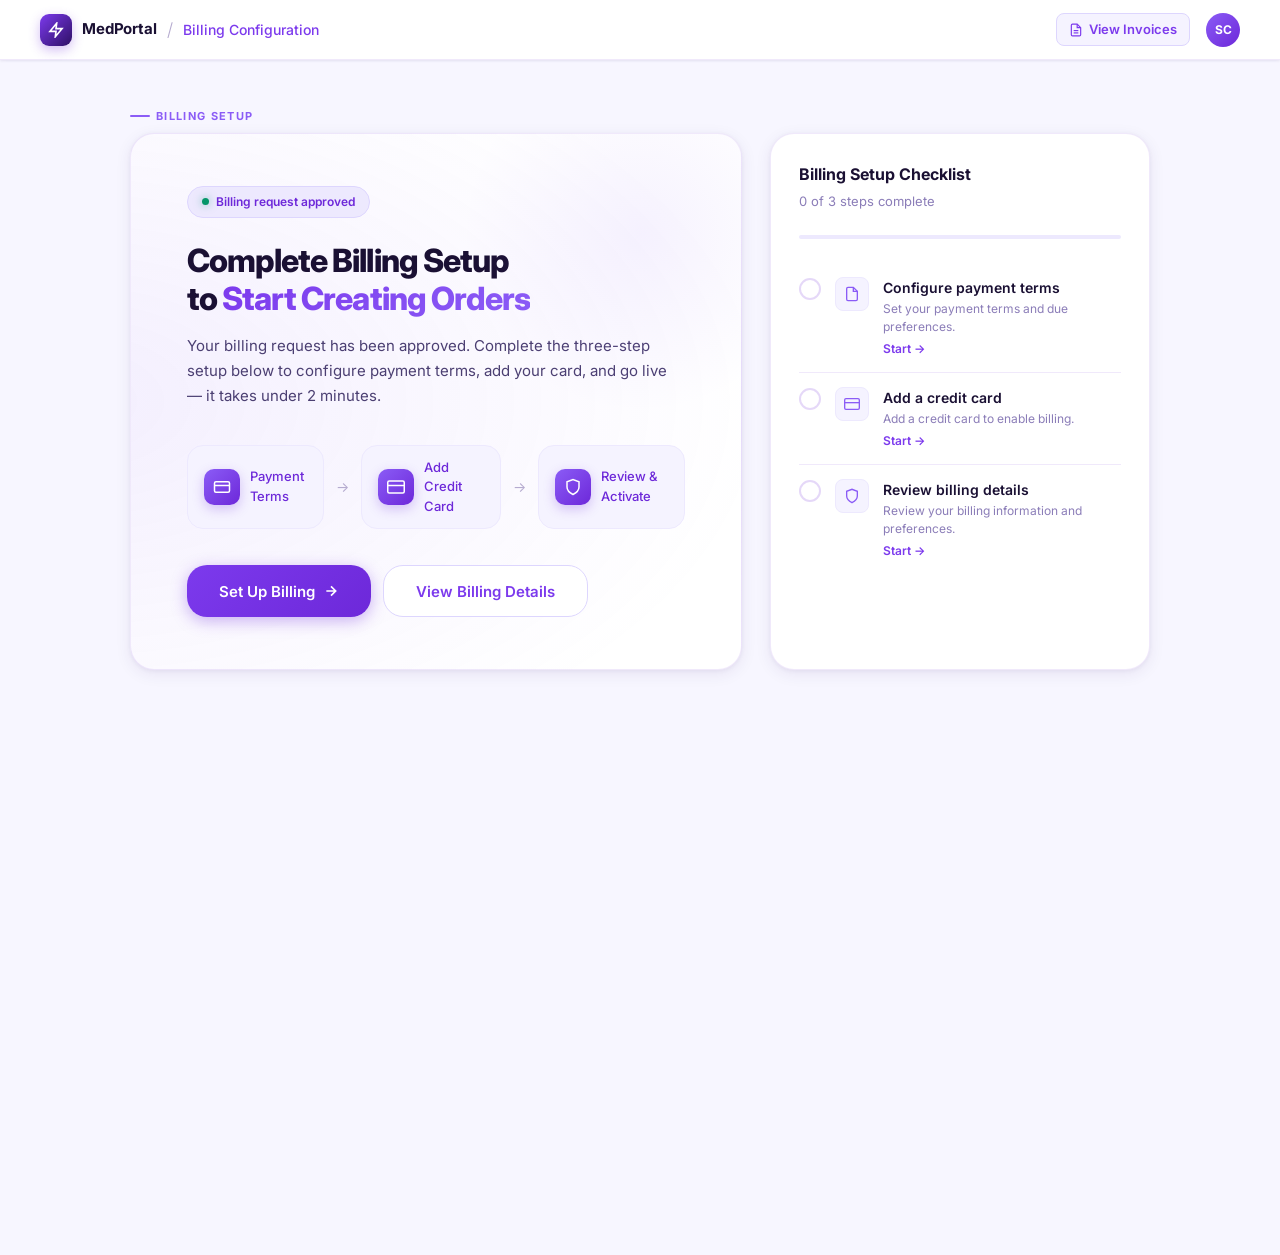
<file: index.html>
<!doctype html>
<html lang="en">
<head>
<meta charset="utf-8" />
<meta name="viewport" content="width=device-width, initial-scale=1" />
<title>Billing Configuration</title>
<link rel="preconnect" href="https://fonts.googleapis.com" />
<link rel="stylesheet" href="https://fonts.googleapis.com/css2?family=Inter:wght@400;500;600;700;800&display=swap" />
<style>
*, *::before, *::after { box-sizing: border-box; margin: 0; padding: 0; }

:root {
  --bg:        #F7F6FF;
  --surface:   #FFFFFF;
  --surface-2: #F3F2FF;
  --border:    rgba(109, 40, 217, 0.10);
  --border-2:  rgba(109, 40, 217, 0.18);

  --v900: #2E1065;
  --v700: #6D28D9;
  --v600: #7C3AED;
  --v500: #8B5CF6;
  --v400: #A78BFA;
  --v200: #DDD6FE;
  --v100: #EDE9FE;
  --v50:  #F5F3FF;

  --fg-1: #1A1033;
  --fg-2: #4B3F72;
  --fg-3: #8B7DB8;
  --fg-4: #B5ABCF;

  --ok:   #059669;
  --ok-bg:#D1FAE5;
  --err:  #DC2626;

  --r-s: 8px;
  --r-m: 12px;
  --r-l: 16px;
  --r-xl: 20px;
  --r-2xl: 24px;

  --shadow-s: 0 1px 3px rgba(45, 16, 101, 0.06), 0 1px 2px rgba(45, 16, 101, 0.04);
  --shadow-m: 0 4px 16px rgba(45, 16, 101, 0.08), 0 1px 4px rgba(45, 16, 101, 0.05);
  --shadow-l: 0 12px 40px rgba(45, 16, 101, 0.12), 0 4px 12px rgba(45, 16, 101, 0.06);

  --ease: cubic-bezier(0.2, 0, 0, 1);
  --d: 220ms;
}

html, body {
  font-family: 'Inter', system-ui, sans-serif;
  background: var(--bg);
  color: var(--fg-1);
  font-size: 14px;
  line-height: 1.5;
  min-height: 100vh;
  -webkit-font-smoothing: antialiased;
}

/* ── Shell ────────────────────────────────────── */
.shell {
  min-height: 100vh;
  display: flex;
  flex-direction: column;
}

/* ── Topbar ───────────────────────────────────── */
.topbar {
  background: var(--surface);
  border-bottom: 1px solid var(--border);
  padding: 0 40px;
  height: 60px;
  display: flex;
  align-items: center;
  justify-content: space-between;
  flex-shrink: 0;
  position: sticky;
  top: 0;
  z-index: 100;
  box-shadow: var(--shadow-s);
}

.topbar-left {
  display: flex;
  align-items: center;
  gap: 10px;
}

.topbar-logo {
  width: 32px; height: 32px;
  border-radius: 9px;
  background: linear-gradient(135deg, var(--v600), var(--v900));
  display: grid; place-items: center;
  box-shadow: 0 4px 12px rgba(109, 40, 217, 0.30);
}
.topbar-logo svg { color: white; }

.topbar-brand {
  font-size: 15px;
  font-weight: 700;
  color: var(--fg-1);
  letter-spacing: -0.01em;
}
.topbar-sep { color: var(--fg-4); font-size: 18px; font-weight: 300; }
.topbar-page {
  font-size: 14px;
  font-weight: 500;
  color: var(--v600);
}

.topbar-right { display: flex; align-items: center; gap: 16px; }

.topbar-link {
  display: flex; align-items: center; gap: 6px;
  font-size: 13px; font-weight: 600;
  color: var(--v600);
  text-decoration: none;
  padding: 6px 12px;
  border-radius: var(--r-s);
  border: 1px solid var(--v200);
  background: var(--v50);
  transition: all var(--d) var(--ease);
  cursor: pointer;
}
.topbar-link:hover { background: var(--v100); border-color: var(--v400); }

.avatar {
  width: 34px; height: 34px; border-radius: 50%;
  background: linear-gradient(135deg, var(--v500), var(--v700));
  color: white; font-size: 12px; font-weight: 700;
  display: grid; place-items: center;
  cursor: pointer;
}

/* ── Screens container ────────────────────────── */
.screens {
  flex: 1;
  display: grid;
}
.screen {
  grid-area: 1/1;
  opacity: 0;
  pointer-events: none;
  transform: translateY(10px);
  transition: opacity var(--d) var(--ease), transform var(--d) var(--ease);
}
.screen.active {
  opacity: 1;
  pointer-events: auto;
  transform: translateY(0);
}

/* ── Content wrapper ──────────────────────────── */
.content {
  max-width: 1100px;
  margin: 0 auto;
  padding: 48px 40px;
  width: 100%;
}

/* ── Progress Stepper ─────────────────────────── */
.stepper-wrap {
  display: flex;
  justify-content: center;
  margin-bottom: 48px;
}
.stepper {
  display: flex;
  align-items: center;
  gap: 0;
  background: var(--surface);
  border: 1px solid var(--border);
  border-radius: 99px;
  padding: 6px 8px;
  box-shadow: var(--shadow-s);
}
.step {
  display: flex; align-items: center; gap: 8px;
  padding: 6px 16px;
  border-radius: 99px;
  font-size: 13px; font-weight: 500;
  color: var(--fg-3);
  transition: all var(--d) var(--ease);
  white-space: nowrap;
}
.step.active {
  background: linear-gradient(135deg, var(--v600), var(--v700));
  color: white;
  box-shadow: 0 4px 14px rgba(109, 40, 217, 0.30);
  font-weight: 600;
}
.step.done { color: var(--v600); font-weight: 600; }
.step-num {
  width: 22px; height: 22px; border-radius: 50%;
  background: var(--v100); color: var(--v600);
  font-size: 12px; font-weight: 700;
  display: grid; place-items: center;
  flex-shrink: 0;
  transition: all var(--d) var(--ease);
}
.step.active .step-num {
  background: rgba(255,255,255,0.20);
  color: white;
}
.step.done .step-num {
  background: var(--v600);
  color: white;
}
.step-connector {
  width: 32px; height: 2px;
  background: var(--border);
  border-radius: 1px;
  flex-shrink: 0;
}
.step-connector.done { background: var(--v400); }

/* ── Section heading ──────────────────────────── */
.section-eyebrow {
  font-size: 11px; font-weight: 700; letter-spacing: 0.12em;
  text-transform: uppercase; color: var(--v500);
  margin-bottom: 8px;
  display: flex; align-items: center; gap: 6px;
}
.section-eyebrow::before {
  content: "";
  width: 20px; height: 2px;
  background: var(--v500);
  border-radius: 1px;
  display: block;
}

/* ── Cards ────────────────────────────────────── */
.card {
  background: var(--surface);
  border: 1px solid var(--border);
  border-radius: var(--r-2xl);
  box-shadow: var(--shadow-m);
}

/* ── Buttons ──────────────────────────────────── */
.btn {
  display: inline-flex; align-items: center; gap: 8px;
  height: 44px; padding: 0 24px;
  border-radius: var(--r-l);
  font-size: 14px; font-weight: 600;
  cursor: pointer; border: none;
  transition: all var(--d) var(--ease);
  white-space: nowrap;
  text-decoration: none;
  font-family: inherit;
}
.btn-primary {
  background: linear-gradient(135deg, var(--v600), var(--v700));
  color: white;
  box-shadow: 0 4px 16px rgba(109, 40, 217, 0.35);
}
.btn-primary:hover { box-shadow: 0 6px 22px rgba(109, 40, 217, 0.50); transform: translateY(-1px); }
.btn-primary:active { transform: translateY(0); }
.btn-outline {
  background: var(--surface);
  color: var(--v600);
  border: 1.5px solid var(--v200);
}
.btn-outline:hover { border-color: var(--v400); background: var(--v50); }
.btn-ghost {
  background: transparent; color: var(--fg-2);
  border: 1.5px solid var(--border);
}
.btn-ghost:hover { background: var(--surface-2); border-color: var(--border-2); }
.btn-sm { height: 36px; padding: 0 16px; font-size: 13px; border-radius: var(--r-m); }
.btn-lg { height: 52px; padding: 0 32px; font-size: 15px; border-radius: var(--r-xl); }

.btn-row {
  display: flex; gap: 12px;
  margin-top: 32px;
  align-items: center;
}

/* ── Forms ────────────────────────────────────── */
.field { margin-bottom: 22px; }
.label {
  display: block;
  font-size: 13px; font-weight: 600; color: var(--fg-2);
  margin-bottom: 7px;
}
.label span { font-weight: 400; color: var(--fg-4); margin-left: 4px; }
.input, .select, .textarea {
  width: 100%; height: 44px;
  background: var(--bg);
  border: 1.5px solid var(--border);
  border-radius: var(--r-m);
  padding: 0 14px;
  font-size: 14px; font-family: inherit;
  color: var(--fg-1);
  outline: none;
  transition: all var(--d) var(--ease);
  appearance: none;
}
.input:focus, .select:focus { border-color: var(--v500); box-shadow: 0 0 0 3px rgba(139, 92, 246, 0.15); background: var(--surface); }
.input::placeholder { color: var(--fg-4); }
.select { cursor: pointer; background-image: url("data:image/svg+xml,%3Csvg xmlns='http://www.w3.org/2000/svg' width='16' height='16' viewBox='0 0 24 24' fill='none' stroke='%238B7DB8' stroke-width='2'%3E%3Cpath d='M6 9l6 6 6-6'/%3E%3C/svg%3E"); background-repeat: no-repeat; background-position: right 12px center; padding-right: 36px; }

.input-group { display: grid; grid-template-columns: 1fr 1fr; gap: 16px; }
.input-group-3 { display: grid; grid-template-columns: 1fr 1fr 1fr; gap: 16px; }

.input-icon-wrap { position: relative; }
.input-icon-wrap .input { padding-left: 40px; }
.input-icon {
  position: absolute; left: 12px; top: 50%;
  transform: translateY(-50%);
  color: var(--fg-4);
  pointer-events: none;
}

.hint { font-size: 12px; color: var(--fg-3); margin-top: 5px; }

/* ── Badge / Tag ──────────────────────────────── */
.badge {
  display: inline-flex; align-items: center; gap: 5px;
  padding: 4px 10px; border-radius: 99px;
  font-size: 12px; font-weight: 600;
}
.badge-ok   { background: var(--ok-bg); color: var(--ok); }
.badge-v    { background: var(--v100);  color: var(--v700); }

/* ─────────────────────────────────────────────── */
/*  SCREEN 1 — Landing                             */
/* ─────────────────────────────────────────────── */
.landing-grid {
  display: grid;
  grid-template-columns: 1fr 380px;
  gap: 28px;
  align-items: stretch;
}

.landing-hero {
  padding: 52px 56px;
  border-radius: var(--r-2xl);
  background:
    radial-gradient(700px 400px at -10% 50%, rgba(139,92,246,0.10), transparent),
    var(--surface);
  border: 1px solid var(--border);
  box-shadow: var(--shadow-m);
  display: flex;
  flex-direction: column;
  justify-content: center;
  position: relative;
  overflow: hidden;
}
.landing-hero::after {
  content: "";
  position: absolute;
  top: -80px; right: -80px;
  width: 360px; height: 360px;
  border-radius: 50%;
  background: radial-gradient(circle, rgba(139,92,246,0.08), transparent 70%);
  pointer-events: none;
}

.landing-badge {
  display: inline-flex; align-items: center; gap: 7px;
  padding: 6px 14px; border-radius: 99px;
  background: var(--v100); border: 1px solid var(--v200);
  color: var(--v700); font-size: 12px; font-weight: 600;
  margin-bottom: 24px;
  width: fit-content;
}
.landing-badge .dot {
  width: 7px; height: 7px; border-radius: 50%;
  background: var(--ok);
  box-shadow: 0 0 8px rgba(5, 150, 105, 0.50);
  animation: pulse 2s ease-in-out infinite;
}
@keyframes pulse { 0%,100%{opacity:1} 50%{opacity:0.5} }

.landing-title {
  font-size: 32px; font-weight: 800;
  color: var(--fg-1); letter-spacing: -0.03em;
  line-height: 1.2;
  margin-bottom: 16px;
}
.landing-title span {
  background: linear-gradient(135deg, var(--v600), var(--v500));
  -webkit-background-clip: text;
  -webkit-text-fill-color: transparent;
}

.landing-desc {
  font-size: 15px; color: var(--fg-2); line-height: 1.65;
  margin-bottom: 36px;
  max-width: 480px;
}

/* Illustration strip */
.illus-strip {
  display: flex; gap: 12px;
  margin-bottom: 36px;
}
.illus-node {
  display: flex; align-items: center; gap: 10px;
  padding: 12px 16px;
  border-radius: var(--r-l);
  background: var(--v50);
  border: 1px solid var(--v100);
  font-size: 13px; font-weight: 500; color: var(--v700);
}
.illus-node-icon {
  width: 36px; height: 36px; border-radius: 10px;
  background: linear-gradient(135deg, var(--v500), var(--v700));
  display: grid; place-items: center;
  box-shadow: 0 4px 12px rgba(109,40,217,0.25);
  flex-shrink: 0;
}

.landing-btns { display: flex; gap: 12px; flex-wrap: wrap; }

/* Checklist card */
.checklist-card {
  padding: 28px;
  border-radius: var(--r-2xl);
  background: var(--surface);
  border: 1px solid var(--border);
  box-shadow: var(--shadow-m);
  display: flex;
  flex-direction: column;
}
.checklist-title {
  font-size: 16px; font-weight: 700;
  color: var(--fg-1); margin-bottom: 6px;
}
.checklist-sub {
  font-size: 13px; color: var(--fg-3);
  margin-bottom: 24px;
}
.checklist-progress {
  height: 4px; background: var(--v100);
  border-radius: 2px; margin-bottom: 24px;
  overflow: hidden;
}
.checklist-progress-fill {
  height: 100%;
  background: linear-gradient(90deg, var(--v600), var(--v400));
  border-radius: 2px;
  transition: width 600ms var(--ease);
}
.check-item {
  display: flex; align-items: flex-start; gap: 14px;
  padding: 14px 0;
  border-bottom: 1px solid var(--border);
  cursor: pointer;
}
.check-item:last-child { border-bottom: 0; }
.check-item:hover .check-icon { border-color: var(--v400); }
.check-icon {
  width: 22px; height: 22px; border-radius: 50%;
  border: 2px solid var(--border-2);
  display: grid; place-items: center;
  flex-shrink: 0;
  margin-top: 1px;
  transition: all var(--d) var(--ease);
}
.check-icon.done {
  background: var(--v600);
  border-color: var(--v600);
}
.check-icon.done svg { color: white; }
.check-icon-inner {
  width: 34px; height: 34px; border-radius: var(--r-s);
  background: var(--v50);
  border: 1px solid var(--v100);
  display: grid; place-items: center;
  flex-shrink: 0;
  color: var(--v500);
}
.check-body { flex: 1; min-width: 0; }
.check-name { font-size: 14px; font-weight: 600; color: var(--fg-1); }
.check-desc { font-size: 12px; color: var(--fg-3); margin-top: 2px; }
.check-action {
  font-size: 12px; font-weight: 600; color: var(--v600);
  margin-top: 4px;
}

/* ─────────────────────────────────────────────── */
/*  SCREEN 2 — Payment Terms                       */
/* ─────────────────────────────────────────────── */
.form-layout {
  display: grid;
  grid-template-columns: 1fr 320px;
  gap: 28px;
  align-items: start;
}
.form-card { padding: 40px; }
.form-title { font-size: 22px; font-weight: 800; letter-spacing: -0.02em; margin-bottom: 6px; }
.form-sub { font-size: 14px; color: var(--fg-2); margin-bottom: 32px; }

.side-card { padding: 24px; }
.side-title { font-size: 14px; font-weight: 700; margin-bottom: 14px; color: var(--fg-1); }
.side-item {
  display: flex; gap: 10px;
  padding: 10px 0;
  border-bottom: 1px solid var(--border);
  font-size: 13px;
}
.side-item:last-child { border-bottom: 0; }
.side-item-icon {
  width: 30px; height: 30px; border-radius: 8px;
  background: var(--v50); border: 1px solid var(--v100);
  display: grid; place-items: center;
  color: var(--v500); flex-shrink: 0;
}
.side-label { font-size: 12px; color: var(--fg-3); }
.side-val { font-size: 13px; font-weight: 600; color: var(--fg-1); }

.divider {
  height: 1px;
  background: var(--border);
  margin: 24px 0;
}

.radio-group { display: flex; flex-direction: column; gap: 10px; }
.radio-option {
  display: flex; align-items: center; gap: 14px;
  padding: 14px 16px;
  border: 1.5px solid var(--border);
  border-radius: var(--r-l);
  cursor: pointer;
  transition: all var(--d) var(--ease);
  position: relative;
}
.radio-option.selected {
  border-color: var(--v500);
  background: var(--v50);
  box-shadow: 0 0 0 3px rgba(139, 92, 246, 0.10);
}
.radio-option:hover:not(.selected) { border-color: var(--v200); }
.radio-dot {
  width: 18px; height: 18px; border-radius: 50%;
  border: 2px solid var(--fg-4);
  display: grid; place-items: center;
  flex-shrink: 0;
  transition: all var(--d) var(--ease);
}
.radio-option.selected .radio-dot {
  border-color: var(--v600);
}
.radio-option.selected .radio-dot::after {
  content: "";
  width: 8px; height: 8px;
  border-radius: 50%;
  background: var(--v600);
  display: block;
}
.radio-body { flex: 1; }
.radio-title { font-size: 14px; font-weight: 600; color: var(--fg-1); }
.radio-desc { font-size: 12px; color: var(--fg-3); margin-top: 2px; }
.radio-badge {
  font-size: 11px; font-weight: 700;
  padding: 3px 8px; border-radius: 99px;
  background: var(--v100); color: var(--v700);
}

/* ─────────────────────────────────────────────── */
/*  SCREEN 3 — Add Credit Card                     */
/* ─────────────────────────────────────────────── */
.card-preview-wrap {
  perspective: 1000px;
  margin-bottom: 32px;
}
.card-preview {
  width: 340px; height: 200px;
  border-radius: 20px;
  background: linear-gradient(135deg, var(--v700) 0%, var(--v900) 60%, #1A0A3B 100%);
  padding: 28px 30px;
  position: relative;
  overflow: hidden;
  box-shadow: 0 20px 50px rgba(45, 16, 101, 0.45);
  transition: all 400ms var(--ease);
}
.card-preview::before {
  content: "";
  position: absolute;
  top: -60px; right: -60px;
  width: 200px; height: 200px;
  border-radius: 50%;
  background: rgba(255,255,255,0.06);
}
.card-preview::after {
  content: "";
  position: absolute;
  bottom: -40px; left: 60px;
  width: 160px; height: 160px;
  border-radius: 50%;
  background: rgba(255,255,255,0.04);
}
.card-chip {
  width: 44px; height: 32px; border-radius: 6px;
  background: linear-gradient(135deg, #F5D67A, #C49A22);
  margin-bottom: 24px;
  position: relative; z-index: 1;
}
.card-number {
  font-size: 18px; font-weight: 600; letter-spacing: 0.18em;
  color: white; margin-bottom: 20px;
  font-family: 'Courier New', monospace;
  position: relative; z-index: 1;
}
.card-bottom {
  display: flex; justify-content: space-between; align-items: flex-end;
  position: relative; z-index: 1;
}
.card-label { font-size: 10px; font-weight: 600; letter-spacing: 0.12em; color: rgba(255,255,255,0.55); text-transform: uppercase; }
.card-val { font-size: 14px; font-weight: 600; color: white; margin-top: 2px; }
.card-network {
  font-size: 22px; font-weight: 900; color: rgba(255,255,255,0.85);
  letter-spacing: -0.02em;
}

.security-note {
  display: flex; align-items: center; gap: 8px;
  padding: 12px 16px;
  background: var(--ok-bg);
  border-radius: var(--r-m);
  font-size: 13px; font-weight: 500;
  color: var(--ok);
  margin-bottom: 24px;
}

/* ─────────────────────────────────────────────── */
/*  SCREEN 4 — Review                              */
/* ─────────────────────────────────────────────── */
.review-grid {
  display: grid;
  grid-template-columns: 1fr 1fr;
  gap: 20px;
  margin-bottom: 20px;
}
.review-section {
  padding: 24px 28px;
  border-radius: var(--r-xl);
  background: var(--surface);
  border: 1px solid var(--border);
  box-shadow: var(--shadow-s);
}
.review-section-header {
  display: flex; align-items: center; justify-content: space-between;
  margin-bottom: 18px;
}
.review-section-title {
  display: flex; align-items: center; gap: 10px;
  font-size: 14px; font-weight: 700; color: var(--fg-1);
}
.review-section-icon {
  width: 32px; height: 32px; border-radius: 9px;
  background: var(--v100);
  display: grid; place-items: center;
  color: var(--v600);
}
.edit-link {
  font-size: 12px; font-weight: 600; color: var(--v600);
  cursor: pointer; text-decoration: none;
  padding: 4px 10px; border-radius: 6px;
  background: var(--v50); border: 1px solid var(--v100);
  transition: all var(--d) var(--ease);
}
.edit-link:hover { background: var(--v100); }

.review-row {
  display: flex; justify-content: space-between; align-items: center;
  padding: 9px 0;
  border-bottom: 1px solid var(--border);
  font-size: 13px;
}
.review-row:last-child { border-bottom: 0; }
.review-row-label { color: var(--fg-3); }
.review-row-val { font-weight: 600; color: var(--fg-1); }

.review-card-display {
  display: flex; align-items: center; gap: 14px;
  padding: 14px;
  background: var(--v50); border: 1px solid var(--v100);
  border-radius: var(--r-l);
  margin-bottom: 12px;
}
.review-card-icon {
  width: 48px; height: 30px; border-radius: 6px;
  background: linear-gradient(135deg, var(--v600), var(--v900));
  display: grid; place-items: center;
  font-size: 10px; font-weight: 800; color: white; letter-spacing: 0.05em;
}

.terms-note {
  padding: 16px 20px;
  background: var(--v50);
  border: 1px solid var(--v100);
  border-radius: var(--r-l);
  font-size: 13px; color: var(--fg-2); line-height: 1.6;
}
.terms-note strong { color: var(--v700); }

/* ─────────────────────────────────────────────── */
/*  SCREEN 5 — Success                             */
/* ─────────────────────────────────────────────── */
.success-wrap {
  display: flex;
  flex-direction: column;
  align-items: center;
  text-align: center;
  padding: 80px 40px;
}
.success-icon-ring {
  width: 100px; height: 100px; border-radius: 50%;
  background: linear-gradient(135deg, var(--v100), var(--v200));
  display: grid; place-items: center;
  margin-bottom: 32px;
  position: relative;
  box-shadow: 0 0 0 16px rgba(139,92,246,0.06), 0 0 0 32px rgba(139,92,246,0.03);
  animation: pop 500ms var(--ease) both;
}
@keyframes pop {
  0%   { transform: scale(0.5); opacity: 0; }
  70%  { transform: scale(1.08); }
  100% { transform: scale(1); opacity: 1; }
}
.success-icon-ring svg { color: var(--v600); }

.success-title {
  font-size: 36px; font-weight: 800;
  letter-spacing: -0.03em; color: var(--fg-1);
  margin-bottom: 12px;
}
.success-title span {
  background: linear-gradient(135deg, var(--v600), var(--v500));
  -webkit-background-clip: text;
  -webkit-text-fill-color: transparent;
}
.success-desc {
  font-size: 16px; color: var(--fg-2); max-width: 460px; line-height: 1.65;
  margin-bottom: 48px;
}
.success-actions { display: flex; gap: 12px; flex-wrap: wrap; justify-content: center; }

.success-stats {
  display: flex; gap: 24px; margin-top: 56px;
}
.success-stat {
  display: flex; flex-direction: column; align-items: center; gap: 6px;
  padding: 20px 32px;
  background: var(--surface);
  border: 1px solid var(--border);
  border-radius: var(--r-xl);
  box-shadow: var(--shadow-s);
  min-width: 130px;
}
.success-stat-val {
  font-size: 28px; font-weight: 800;
  background: linear-gradient(135deg, var(--v600), var(--v500));
  -webkit-background-clip: text;
  -webkit-text-fill-color: transparent;
  letter-spacing: -0.02em;
}
.success-stat-label { font-size: 12px; color: var(--fg-3); font-weight: 500; }

/* confetti dots */
.confetti-ring {
  position: absolute;
  inset: -8px;
  border-radius: 50%;
  background: conic-gradient(var(--v400) 0deg 30deg, transparent 30deg 60deg, var(--v500) 60deg 90deg, transparent 90deg 120deg, var(--v300, #C4B5FD) 120deg 150deg, transparent 150deg 360deg);
  opacity: 0.4;
  animation: spin 8s linear infinite;
}
@keyframes spin { to { transform: rotate(360deg); } }

/* ── Scrollable page body ─────────────────────── */
.page-body {
  overflow-y: auto;
  min-height: 0;
}

/* ── Transitions ──────────────────────────────── */
.screen { min-height: calc(100vh - 60px); }

</style>
</head>
<body>

<div class="shell">

  <!-- ── Topbar ───────────────────────────────── -->
  <header class="topbar">
    <div class="topbar-left">
      <div class="topbar-logo">
        <svg width="16" height="16" fill="none" stroke="currentColor" stroke-width="2.5" viewBox="0 0 24 24"><path d="M13 2L3 14h9l-1 8 10-12h-9l1-8z"/></svg>
      </div>
      <span class="topbar-brand">MedPortal</span>
      <span class="topbar-sep">/</span>
      <span class="topbar-page" id="topbar-page">Billing Configuration</span>
    </div>
    <div class="topbar-right">
      <a class="topbar-link" onclick="goTo(4); return false;">
        <svg width="14" height="14" fill="none" stroke="currentColor" stroke-width="2" viewBox="0 0 24 24"><path d="M14 2H6a2 2 0 0 0-2 2v16a2 2 0 0 0 2 2h12a2 2 0 0 0 2-2V8z"/><polyline points="14 2 14 8 20 8"/><line x1="16" y1="13" x2="8" y2="13"/><line x1="16" y1="17" x2="8" y2="17"/></svg>
        View Invoices
      </a>
      <div class="avatar">SC</div>
    </div>
  </header>

  <!-- ── Screens ──────────────────────────────── -->
  <div class="screens page-body">

    <!-- ═══════════════════════════════════════════
         SCREEN 1 — Landing
    ═══════════════════════════════════════════ -->
    <div class="screen active" id="s0">
      <div class="content">
        <div class="section-eyebrow">Billing Setup</div>

        <div class="landing-grid">

          <!-- Hero -->
          <div class="landing-hero">
            <div class="landing-badge">
              <span class="dot"></span>
              Billing request approved
            </div>
            <h1 class="landing-title">
              Complete Billing Setup<br>
              to <span>Start Creating Orders</span>
            </h1>
            <p class="landing-desc">
              Your billing request has been approved. Complete the three-step setup below to configure payment terms, add your card, and go live — it takes under 2 minutes.
            </p>

            <div class="illus-strip">
              <div class="illus-node">
                <div class="illus-node-icon">
                  <svg width="18" height="18" fill="none" stroke="white" stroke-width="2" viewBox="0 0 24 24"><rect x="2" y="5" width="20" height="14" rx="2"/><line x1="2" y1="10" x2="22" y2="10"/></svg>
                </div>
                Payment Terms
              </div>
              <div style="display:flex;align-items:center;color:var(--fg-4);">→</div>
              <div class="illus-node">
                <div class="illus-node-icon">
                  <svg width="18" height="18" fill="none" stroke="white" stroke-width="2" viewBox="0 0 24 24"><rect x="1" y="4" width="22" height="16" rx="2"/><line x1="1" y1="10" x2="23" y2="10"/></svg>
                </div>
                Add Credit Card
              </div>
              <div style="display:flex;align-items:center;color:var(--fg-4);">→</div>
              <div class="illus-node">
                <div class="illus-node-icon">
                  <svg width="18" height="18" fill="none" stroke="white" stroke-width="2" viewBox="0 0 24 24"><path d="M12 22s8-4 8-10V5l-8-3-8 3v7c0 6 8 10 8 10z"/></svg>
                </div>
                Review & Activate
              </div>
            </div>

            <div class="landing-btns">
              <button class="btn btn-primary btn-lg" onclick="goTo(1)">
                Set Up Billing
                <svg width="16" height="16" fill="none" stroke="currentColor" stroke-width="2.5" viewBox="0 0 24 24"><path d="M5 12h14M12 5l7 7-7 7"/></svg>
              </button>
              <button class="btn btn-outline btn-lg" onclick="goTo(3)">
                View Billing Details
              </button>
            </div>
          </div>

          <!-- Checklist -->
          <div class="checklist-card">
            <div class="checklist-title">Billing Setup Checklist</div>
            <div class="checklist-sub">0 of 3 steps complete</div>
            <div class="checklist-progress">
              <div class="checklist-progress-fill" style="width:0%"></div>
            </div>

            <div class="check-item" onclick="goTo(1)">
              <div class="check-icon">
                <svg width="10" height="10" fill="none" stroke="currentColor" stroke-width="3" viewBox="0 0 24 24" style="display:none"><path d="M20 6L9 17l-5-5"/></svg>
              </div>
              <div class="check-icon-inner">
                <svg width="16" height="16" fill="none" stroke="currentColor" stroke-width="2" viewBox="0 0 24 24"><path d="M14 2H6a2 2 0 0 0-2 2v16a2 2 0 0 0 2 2h12a2 2 0 0 0 2-2V8z"/><polyline points="14 2 14 8 20 8"/></svg>
              </div>
              <div class="check-body">
                <div class="check-name">Configure payment terms</div>
                <div class="check-desc">Set your payment terms and due preferences.</div>
                <div class="check-action">Start →</div>
              </div>
            </div>

            <div class="check-item" onclick="goTo(2)">
              <div class="check-icon">
                <svg width="10" height="10" fill="none" stroke="currentColor" stroke-width="3" viewBox="0 0 24 24" style="display:none"><path d="M20 6L9 17l-5-5"/></svg>
              </div>
              <div class="check-icon-inner">
                <svg width="16" height="16" fill="none" stroke="currentColor" stroke-width="2" viewBox="0 0 24 24"><rect x="1" y="4" width="22" height="16" rx="2"/><line x1="1" y1="10" x2="23" y2="10"/></svg>
              </div>
              <div class="check-body">
                <div class="check-name">Add a credit card</div>
                <div class="check-desc">Add a credit card to enable billing.</div>
                <div class="check-action">Start →</div>
              </div>
            </div>

            <div class="check-item" onclick="goTo(3)">
              <div class="check-icon">
                <svg width="10" height="10" fill="none" stroke="currentColor" stroke-width="3" viewBox="0 0 24 24" style="display:none"><path d="M20 6L9 17l-5-5"/></svg>
              </div>
              <div class="check-icon-inner">
                <svg width="16" height="16" fill="none" stroke="currentColor" stroke-width="2" viewBox="0 0 24 24"><path d="M12 22s8-4 8-10V5l-8-3-8 3v7c0 6 8 10 8 10z"/></svg>
              </div>
              <div class="check-body">
                <div class="check-name">Review billing details</div>
                <div class="check-desc">Review your billing information and preferences.</div>
                <div class="check-action">Start →</div>
              </div>
            </div>
          </div>

        </div>
      </div>
    </div>

    <!-- ═══════════════════════════════════════════
         SCREEN 2 — Configure Payment Terms
    ═══════════════════════════════════════════ -->
    <div class="screen" id="s1">
      <div class="content">

        <div class="stepper-wrap">
          <div class="stepper" id="stepper-1">
            <div class="step active"><div class="step-num">1</div> Payment Terms</div>
            <div class="step-connector"></div>
            <div class="step"><div class="step-num">2</div> Card Details</div>
            <div class="step-connector"></div>
            <div class="step"><div class="step-num">3</div> Review</div>
          </div>
        </div>

        <div class="form-layout">
          <div class="card form-card">
            <div class="section-eyebrow">Step 1 of 3</div>
            <h2 class="form-title">Configure Payment Terms</h2>
            <p class="form-sub">Set how and when your billing cycles work for physician orders.</p>

            <div class="field">
              <label class="label">Payment Terms</label>
              <div class="radio-group">
                <label class="radio-option selected" onclick="selectRadio(this, 'terms')">
                  <div class="radio-dot"></div>
                  <div class="radio-body">
                    <div class="radio-title">Net 30</div>
                    <div class="radio-desc">Payment due 30 days after invoice date.</div>
                  </div>
                  <span class="radio-badge">Most common</span>
                </label>
                <label class="radio-option" onclick="selectRadio(this, 'terms')">
                  <div class="radio-dot"></div>
                  <div class="radio-body">
                    <div class="radio-title">Net 15</div>
                    <div class="radio-desc">Payment due 15 days after invoice date.</div>
                  </div>
                </label>
                <label class="radio-option" onclick="selectRadio(this, 'terms')">
                  <div class="radio-dot"></div>
                  <div class="radio-body">
                    <div class="radio-title">Due on Receipt</div>
                    <div class="radio-desc">Payment due immediately upon invoicing.</div>
                  </div>
                </label>
                <label class="radio-option" onclick="selectRadio(this, 'terms')">
                  <div class="radio-dot"></div>
                  <div class="radio-body">
                    <div class="radio-title">Custom</div>
                    <div class="radio-desc">Set a specific number of days.</div>
                  </div>
                </label>
              </div>
            </div>

            <div class="divider"></div>

            <div class="input-group">
              <div class="field" style="margin:0">
                <label class="label">Billing Currency</label>
                <select class="select">
                  <option>USD — US Dollar</option>
                  <option>EUR — Euro</option>
                  <option>GBP — British Pound</option>
                  <option>CAD — Canadian Dollar</option>
                </select>
              </div>
              <div class="field" style="margin:0">
                <label class="label">Invoice Frequency</label>
                <select class="select">
                  <option>Monthly</option>
                  <option>Weekly</option>
                  <option>Per Order</option>
                  <option>Quarterly</option>
                </select>
              </div>
            </div>

            <div class="divider"></div>

            <div class="field">
              <label class="label">Billing Contact Email</label>
              <div class="input-icon-wrap">
                <svg class="input-icon" width="16" height="16" fill="none" stroke="currentColor" stroke-width="2" viewBox="0 0 24 24"><path d="M4 4h16c1.1 0 2 .9 2 2v12c0 1.1-.9 2-2 2H4c-1.1 0-2-.9-2-2V6c0-1.1.9-2 2-2z"/><polyline points="22,6 12,13 2,6"/></svg>
                <input class="input" type="email" placeholder="billing@yourpractice.com" />
              </div>
              <div class="hint">All invoices and billing notifications will go to this address.</div>
            </div>

            <div class="field">
              <label class="label">Late Payment Fee <span>(optional)</span></label>
              <div class="input-icon-wrap">
                <svg class="input-icon" width="14" height="14" fill="none" stroke="currentColor" stroke-width="2" viewBox="0 0 24 24"><line x1="12" y1="1" x2="12" y2="23"/><path d="M17 5H9.5a3.5 3.5 0 0 0 0 7h5a3.5 3.5 0 0 1 0 7H6"/></svg>
                <input class="input" type="text" placeholder="e.g. 1.5%" />
              </div>
            </div>

            <div class="btn-row">
              <button class="btn btn-ghost" onclick="goTo(0)">← Back</button>
              <button class="btn btn-primary" onclick="goTo(2)">
                Continue to Card Details
                <svg width="15" height="15" fill="none" stroke="currentColor" stroke-width="2.5" viewBox="0 0 24 24"><path d="M5 12h14M12 5l7 7-7 7"/></svg>
              </button>
            </div>
          </div>

          <!-- Side info -->
          <div>
            <div class="card side-card">
              <div class="side-title">Why this matters</div>
              <div class="side-item">
                <div class="side-item-icon">
                  <svg width="14" height="14" fill="none" stroke="currentColor" stroke-width="2" viewBox="0 0 24 24"><circle cx="12" cy="12" r="10"/><polyline points="12 6 12 12 16 14"/></svg>
                </div>
                <div>
                  <div class="side-label">Payment Window</div>
                  <div class="side-val">Controls cash flow timing</div>
                </div>
              </div>
              <div class="side-item">
                <div class="side-item-icon">
                  <svg width="14" height="14" fill="none" stroke="currentColor" stroke-width="2" viewBox="0 0 24 24"><path d="M17 21v-2a4 4 0 0 0-4-4H5a4 4 0 0 0-4 4v2"/><circle cx="9" cy="7" r="4"/></svg>
                </div>
                <div>
                  <div class="side-label">Physician Impact</div>
                  <div class="side-val">Applies to all orders</div>
                </div>
              </div>
              <div class="side-item">
                <div class="side-item-icon">
                  <svg width="14" height="14" fill="none" stroke="currentColor" stroke-width="2" viewBox="0 0 24 24"><rect x="2" y="3" width="20" height="14" rx="2"/><line x1="8" y1="21" x2="16" y2="21"/><line x1="12" y1="17" x2="12" y2="21"/></svg>
                </div>
                <div>
                  <div class="side-label">Editable Later</div>
                  <div class="side-val">Settings → Billing</div>
                </div>
              </div>
            </div>
          </div>
        </div>
      </div>
    </div>

    <!-- ═══════════════════════════════════════════
         SCREEN 3 — Add Credit Card
    ═══════════════════════════════════════════ -->
    <div class="screen" id="s2">
      <div class="content">

        <div class="stepper-wrap">
          <div class="stepper">
            <div class="step done"><div class="step-num">✓</div> Payment Terms</div>
            <div class="step-connector done"></div>
            <div class="step active"><div class="step-num">2</div> Card Details</div>
            <div class="step-connector"></div>
            <div class="step"><div class="step-num">3</div> Review</div>
          </div>
        </div>

        <div class="form-layout">
          <div class="card form-card">
            <div class="section-eyebrow">Step 2 of 3</div>
            <h2 class="form-title">Add a Credit Card</h2>
            <p class="form-sub">Your card is charged only after physician orders are fulfilled.</p>

            <!-- Card preview -->
            <div class="card-preview-wrap">
              <div class="card-preview">
                <div class="card-chip"></div>
                <div class="card-number" id="card-num-display">•••• •••• •••• ••••</div>
                <div class="card-bottom">
                  <div>
                    <div class="card-label">Card Holder</div>
                    <div class="card-val" id="card-name-display">YOUR NAME</div>
                  </div>
                  <div>
                    <div class="card-label">Expires</div>
                    <div class="card-val" id="card-exp-display">MM / YY</div>
                  </div>
                  <div class="card-network">VISA</div>
                </div>
              </div>
            </div>

            <div class="security-note">
              <svg width="16" height="16" fill="none" stroke="currentColor" stroke-width="2" viewBox="0 0 24 24"><path d="M12 22s8-4 8-10V5l-8-3-8 3v7c0 6 8 10 8 10z"/></svg>
              256-bit SSL encrypted — your card details are never stored on our servers.
            </div>

            <div class="field">
              <label class="label">Card Number</label>
              <div class="input-icon-wrap">
                <svg class="input-icon" width="16" height="16" fill="none" stroke="currentColor" stroke-width="2" viewBox="0 0 24 24"><rect x="1" y="4" width="22" height="16" rx="2"/><line x1="1" y1="10" x2="23" y2="10"/></svg>
                <input class="input" type="text" placeholder="1234 5678 9012 3456" maxlength="19"
                  oninput="formatCard(this)" />
              </div>
            </div>

            <div class="field">
              <label class="label">Cardholder Name</label>
              <input class="input" type="text" placeholder="As it appears on the card"
                oninput="document.getElementById('card-name-display').textContent = this.value.toUpperCase() || 'YOUR NAME'" />
            </div>

            <div class="input-group">
              <div class="field" style="margin:0">
                <label class="label">Expiry Date</label>
                <input class="input" type="text" placeholder="MM / YY" maxlength="7"
                  oninput="formatExpiry(this)" />
              </div>
              <div class="field" style="margin:0">
                <label class="label">CVV</label>
                <div class="input-icon-wrap">
                  <svg class="input-icon" width="14" height="14" fill="none" stroke="currentColor" stroke-width="2" viewBox="0 0 24 24"><rect x="3" y="11" width="18" height="11" rx="2"/><path d="M7 11V7a5 5 0 0 1 10 0v4"/></svg>
                  <input class="input" type="text" placeholder="•••" maxlength="4" />
                </div>
              </div>
            </div>

            <div class="divider"></div>

            <div class="field">
              <label class="label">Billing Address</label>
              <input class="input" type="text" placeholder="Street address" style="margin-bottom:10px" />
              <div class="input-group-3">
                <input class="input" type="text" placeholder="City" />
                <input class="input" type="text" placeholder="State" />
                <input class="input" type="text" placeholder="ZIP" />
              </div>
            </div>

            <div class="btn-row">
              <button class="btn btn-ghost" onclick="goTo(1)">← Back</button>
              <button class="btn btn-primary" onclick="goTo(3)">
                Continue to Review
                <svg width="15" height="15" fill="none" stroke="currentColor" stroke-width="2.5" viewBox="0 0 24 24"><path d="M5 12h14M12 5l7 7-7 7"/></svg>
              </button>
            </div>
          </div>

          <!-- Side -->
          <div>
            <div class="card side-card">
              <div class="side-title">Accepted Cards</div>
              <div style="display:flex;gap:10px;flex-wrap:wrap;margin-bottom:20px;">
                <div style="padding:8px 16px;border-radius:8px;border:1px solid var(--border);font-size:13px;font-weight:700;color:var(--fg-1);background:var(--bg);">VISA</div>
                <div style="padding:8px 16px;border-radius:8px;border:1px solid var(--border);font-size:13px;font-weight:700;color:var(--fg-1);background:var(--bg);">MC</div>
                <div style="padding:8px 16px;border-radius:8px;border:1px solid var(--border);font-size:13px;font-weight:700;color:var(--fg-1);background:var(--bg);">AMEX</div>
                <div style="padding:8px 16px;border-radius:8px;border:1px solid var(--border);font-size:13px;font-weight:700;color:var(--fg-1);background:var(--bg);">DISC</div>
              </div>
              <div class="side-title">Billing FAQ</div>
              <div class="side-item">
                <div class="side-item-icon">
                  <svg width="14" height="14" fill="none" stroke="currentColor" stroke-width="2" viewBox="0 0 24 24"><circle cx="12" cy="12" r="10"/><path d="M12 8v4M12 16h.01"/></svg>
                </div>
                <div>
                  <div class="side-label">When am I charged?</div>
                  <div class="side-val">After order fulfillment</div>
                </div>
              </div>
              <div class="side-item">
                <div class="side-item-icon">
                  <svg width="14" height="14" fill="none" stroke="currentColor" stroke-width="2" viewBox="0 0 24 24"><line x1="12" y1="1" x2="12" y2="23"/><path d="M17 5H9.5a3.5 3.5 0 0 0 0 7h5a3.5 3.5 0 0 1 0 7H6"/></svg>
                </div>
                <div>
                  <div class="side-label">Dispute charges?</div>
                  <div class="side-val">Contact billing support</div>
                </div>
              </div>
              <div class="side-item">
                <div class="side-item-icon">
                  <svg width="14" height="14" fill="none" stroke="currentColor" stroke-width="2" viewBox="0 0 24 24"><path d="M12 22s8-4 8-10V5l-8-3-8 3v7c0 6 8 10 8 10z"/></svg>
                </div>
                <div>
                  <div class="side-label">PCI Compliant?</div>
                  <div class="side-val">Yes — PCI DSS Level 1</div>
                </div>
              </div>
            </div>
          </div>
        </div>
      </div>
    </div>

    <!-- ═══════════════════════════════════════════
         SCREEN 4 — Review
    ═══════════════════════════════════════════ -->
    <div class="screen" id="s3">
      <div class="content">

        <div class="stepper-wrap">
          <div class="stepper">
            <div class="step done"><div class="step-num">✓</div> Payment Terms</div>
            <div class="step-connector done"></div>
            <div class="step done"><div class="step-num">✓</div> Card Details</div>
            <div class="step-connector done"></div>
            <div class="step active"><div class="step-num">3</div> Review</div>
          </div>
        </div>

        <div class="section-eyebrow" style="justify-content:center;margin-bottom:8px;">Step 3 of 3</div>
        <h2 style="font-size:26px;font-weight:800;letter-spacing:-0.025em;text-align:center;margin-bottom:6px;">Review Your Billing Setup</h2>
        <p style="text-align:center;color:var(--fg-2);margin-bottom:36px;font-size:15px;">Everything looks good? Confirm to activate billing and start creating orders.</p>

        <div class="review-grid">
          <!-- Payment Terms -->
          <div class="review-section">
            <div class="review-section-header">
              <div class="review-section-title">
                <div class="review-section-icon">
                  <svg width="16" height="16" fill="none" stroke="currentColor" stroke-width="2" viewBox="0 0 24 24"><path d="M14 2H6a2 2 0 0 0-2 2v16a2 2 0 0 0 2 2h12a2 2 0 0 0 2-2V8z"/><polyline points="14 2 14 8 20 8"/></svg>
                </div>
                Payment Terms
              </div>
              <a class="edit-link" onclick="goTo(1)">Edit</a>
            </div>
            <div class="review-row"><span class="review-row-label">Terms</span><span class="review-row-val"><span class="badge badge-v">Net 30</span></span></div>
            <div class="review-row"><span class="review-row-label">Currency</span><span class="review-row-val">USD — US Dollar</span></div>
            <div class="review-row"><span class="review-row-label">Invoice Frequency</span><span class="review-row-val">Monthly</span></div>
            <div class="review-row"><span class="review-row-label">Billing Contact</span><span class="review-row-val">billing@practice.com</span></div>
            <div class="review-row"><span class="review-row-label">Late Fee</span><span class="review-row-val">None</span></div>
          </div>

          <!-- Card -->
          <div class="review-section">
            <div class="review-section-header">
              <div class="review-section-title">
                <div class="review-section-icon">
                  <svg width="16" height="16" fill="none" stroke="currentColor" stroke-width="2" viewBox="0 0 24 24"><rect x="1" y="4" width="22" height="16" rx="2"/><line x1="1" y1="10" x2="23" y2="10"/></svg>
                </div>
                Payment Method
              </div>
              <a class="edit-link" onclick="goTo(2)">Edit</a>
            </div>
            <div class="review-card-display">
              <div class="review-card-icon">VISA</div>
              <div>
                <div style="font-size:14px;font-weight:600;color:var(--fg-1);">Visa ending in 3456</div>
                <div style="font-size:12px;color:var(--fg-3);">Expires 09/27 · Sarah Chen</div>
              </div>
              <div style="margin-left:auto;"><span class="badge badge-ok">Verified</span></div>
            </div>
            <div class="review-row"><span class="review-row-label">Billing Address</span><span class="review-row-val">123 Main St, Boston MA</span></div>
            <div class="review-row"><span class="review-row-label">ZIP</span><span class="review-row-val">02101</span></div>
            <div class="review-row"><span class="review-row-label">Security</span><span class="review-row-val"><span class="badge badge-ok">PCI DSS Compliant</span></span></div>
          </div>
        </div>

        <!-- Terms note -->
        <div class="terms-note" style="margin-bottom:28px;">
          By activating billing, you agree to the <strong>MedPortal Billing Terms of Service</strong> and authorize charges
          to the card on file in accordance with your configured payment terms. You can update or cancel billing at any time from <strong>Settings → Billing</strong>.
        </div>

        <div class="btn-row" style="justify-content:center;">
          <button class="btn btn-ghost" onclick="goTo(2)">← Back</button>
          <button class="btn btn-primary btn-lg" onclick="goTo(4)">
            <svg width="16" height="16" fill="none" stroke="currentColor" stroke-width="2.5" viewBox="0 0 24 24"><path d="M12 22s8-4 8-10V5l-8-3-8 3v7c0 6 8 10 8 10z"/></svg>
            Activate Billing
          </button>
        </div>
      </div>
    </div>

    <!-- ═══════════════════════════════════════════
         SCREEN 5 — Success
    ═══════════════════════════════════════════ -->
    <div class="screen" id="s4">
      <div class="content">
        <div class="success-wrap">
          <div class="success-icon-ring">
            <div class="confetti-ring"></div>
            <svg width="48" height="48" fill="none" stroke="currentColor" stroke-width="2" viewBox="0 0 24 24"><path d="M22 11.08V12a10 10 0 1 1-5.93-9.14"/><polyline points="22 4 12 14.01 9 11.01"/></svg>
          </div>

          <h1 class="success-title">Billing is <span>Active!</span></h1>
          <p class="success-desc">
            Your billing configuration is complete. You can now start creating physician orders — invoices will be generated automatically based on your configured terms.
          </p>

          <div class="success-actions">
            <button class="btn btn-primary btn-lg">
              <svg width="16" height="16" fill="none" stroke="currentColor" stroke-width="2" viewBox="0 0 24 24"><line x1="12" y1="5" x2="12" y2="19"/><line x1="5" y1="12" x2="19" y2="12"/></svg>
              Create First Order
            </button>
            <button class="btn btn-outline btn-lg" onclick="goTo(0)">
              View Billing Dashboard
            </button>
            <button class="btn btn-ghost btn-lg">
              <svg width="16" height="16" fill="none" stroke="currentColor" stroke-width="2" viewBox="0 0 24 24"><path d="M14 2H6a2 2 0 0 0-2 2v16a2 2 0 0 0 2 2h12a2 2 0 0 0 2-2V8z"/><polyline points="14 2 14 8 20 8"/></svg>
              View Invoices
            </button>
          </div>

          <div class="success-stats">
            <div class="success-stat">
              <div class="success-stat-val">Net 30</div>
              <div class="success-stat-label">Payment Terms</div>
            </div>
            <div class="success-stat">
              <div class="success-stat-val">Visa</div>
              <div class="success-stat-label">Card on File</div>
            </div>
            <div class="success-stat">
              <div class="success-stat-val">USD</div>
              <div class="success-stat-label">Currency</div>
            </div>
            <div class="success-stat">
              <div class="success-stat-val">Monthly</div>
              <div class="success-stat-label">Invoice Cycle</div>
            </div>
          </div>
        </div>
      </div>
    </div>

  </div><!-- /screens -->
</div><!-- /shell -->

<script>
const pageNames = [
  "Billing Configuration",
  "Payment Terms",
  "Card Details",
  "Review",
  "Billing Active"
];

function goTo(n) {
  document.querySelectorAll('.screen').forEach((s,i) => {
    s.classList.toggle('active', i === n);
  });
  document.getElementById('topbar-page').textContent = pageNames[n];
  window.scrollTo({ top: 0, behavior: 'smooth' });
}

function selectRadio(el, group) {
  el.closest('.radio-group').querySelectorAll('.radio-option').forEach(o => o.classList.remove('selected'));
  el.classList.add('selected');
}

function formatCard(input) {
  let v = input.value.replace(/\D/g,'').slice(0,16);
  v = v.match(/.{1,4}/g)?.join(' ') || v;
  input.value = v;
  const display = v.padEnd(19,'•').replace(/[0-9]/g, (d,i) => i < 12 ? '•' : d);
  document.getElementById('card-num-display').textContent =
    (v + ' •••• •••• •••• ••••').slice(0,19).replace(/^(.{0,19}).*/, '$1');
  // simpler: just show what's typed, pad rest
  const raw = input.value.replace(/ /g,'');
  let masked = '';
  for(let i=0;i<16;i++) {
    if(i>0 && i%4===0) masked += ' ';
    masked += raw[i] || '•';
  }
  document.getElementById('card-num-display').textContent = masked;
}

function formatExpiry(input) {
  let v = input.value.replace(/\D/g,'').slice(0,4);
  if(v.length >= 2) v = v.slice(0,2)+' / '+v.slice(2);
  input.value = v;
  const expDisplay = v || 'MM / YY';
  document.getElementById('card-exp-display').textContent = expDisplay;
}
</script>
</body>
</html>
</file>
